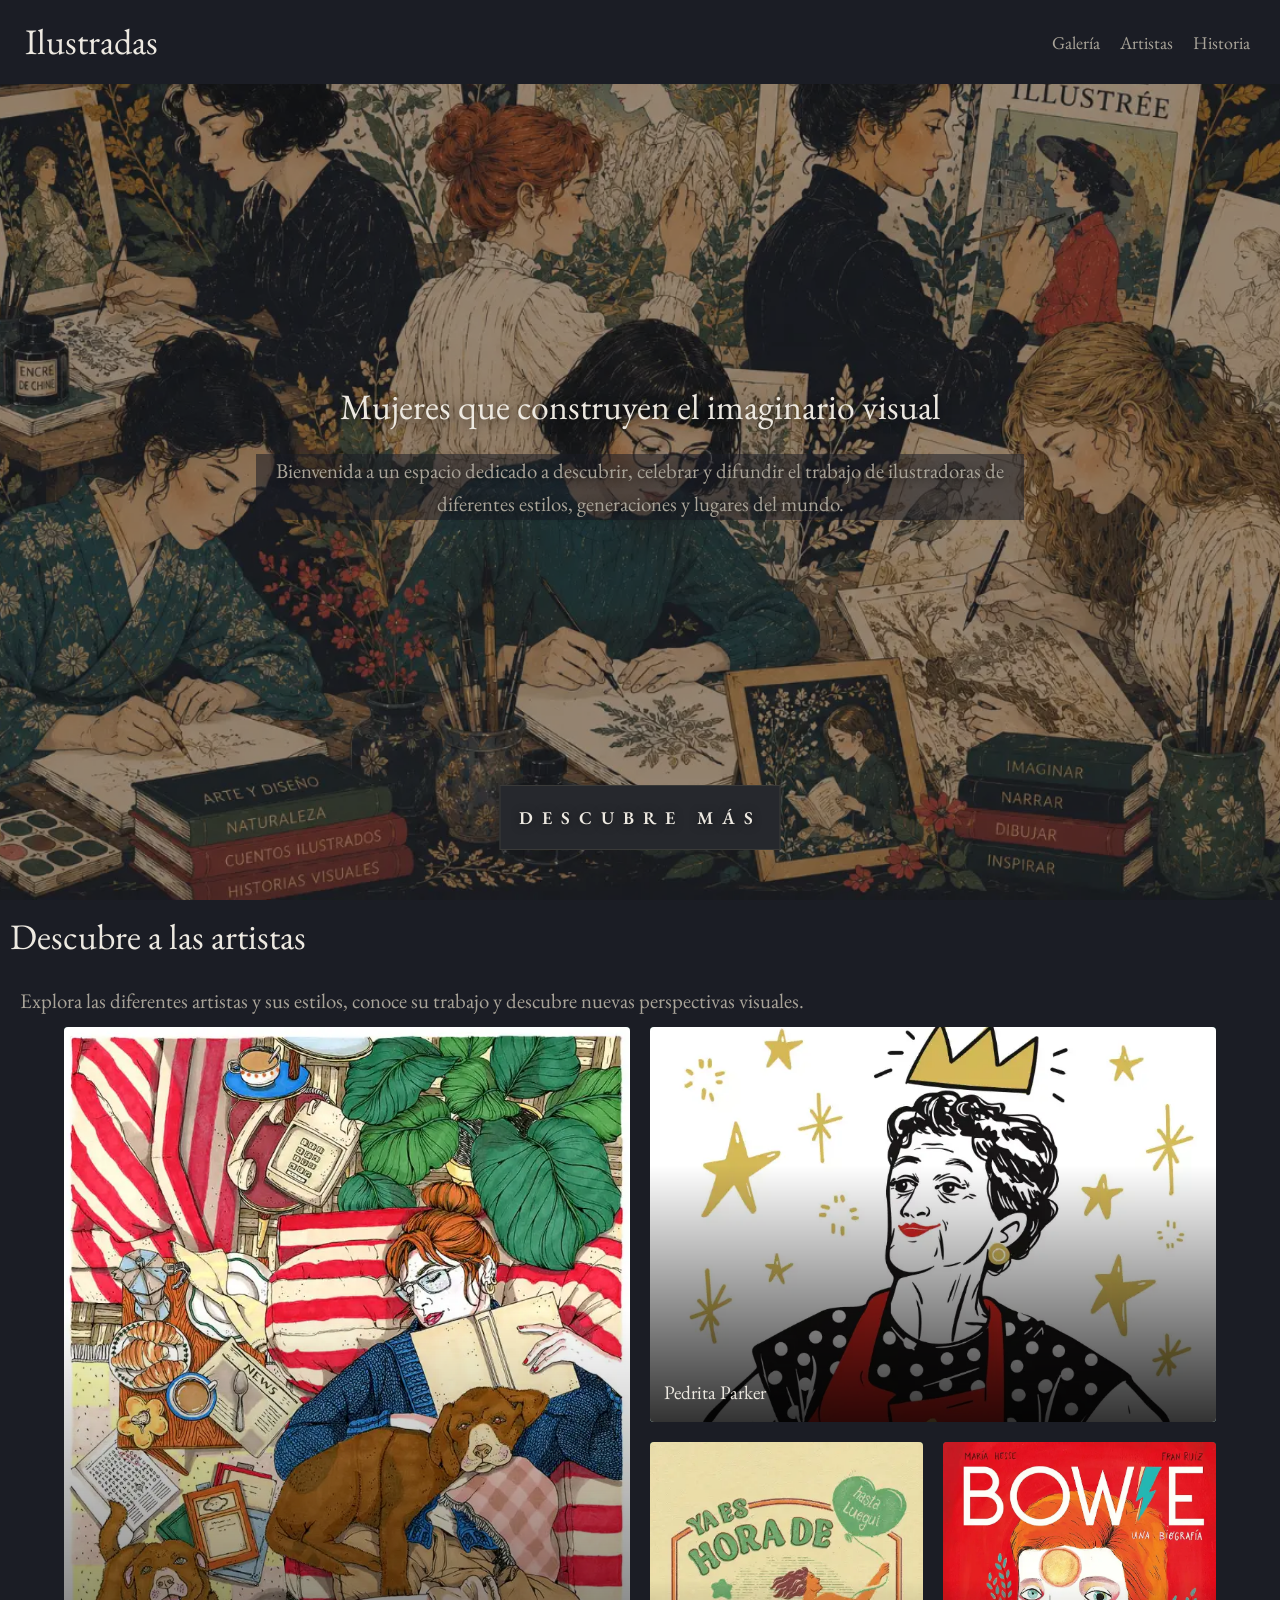
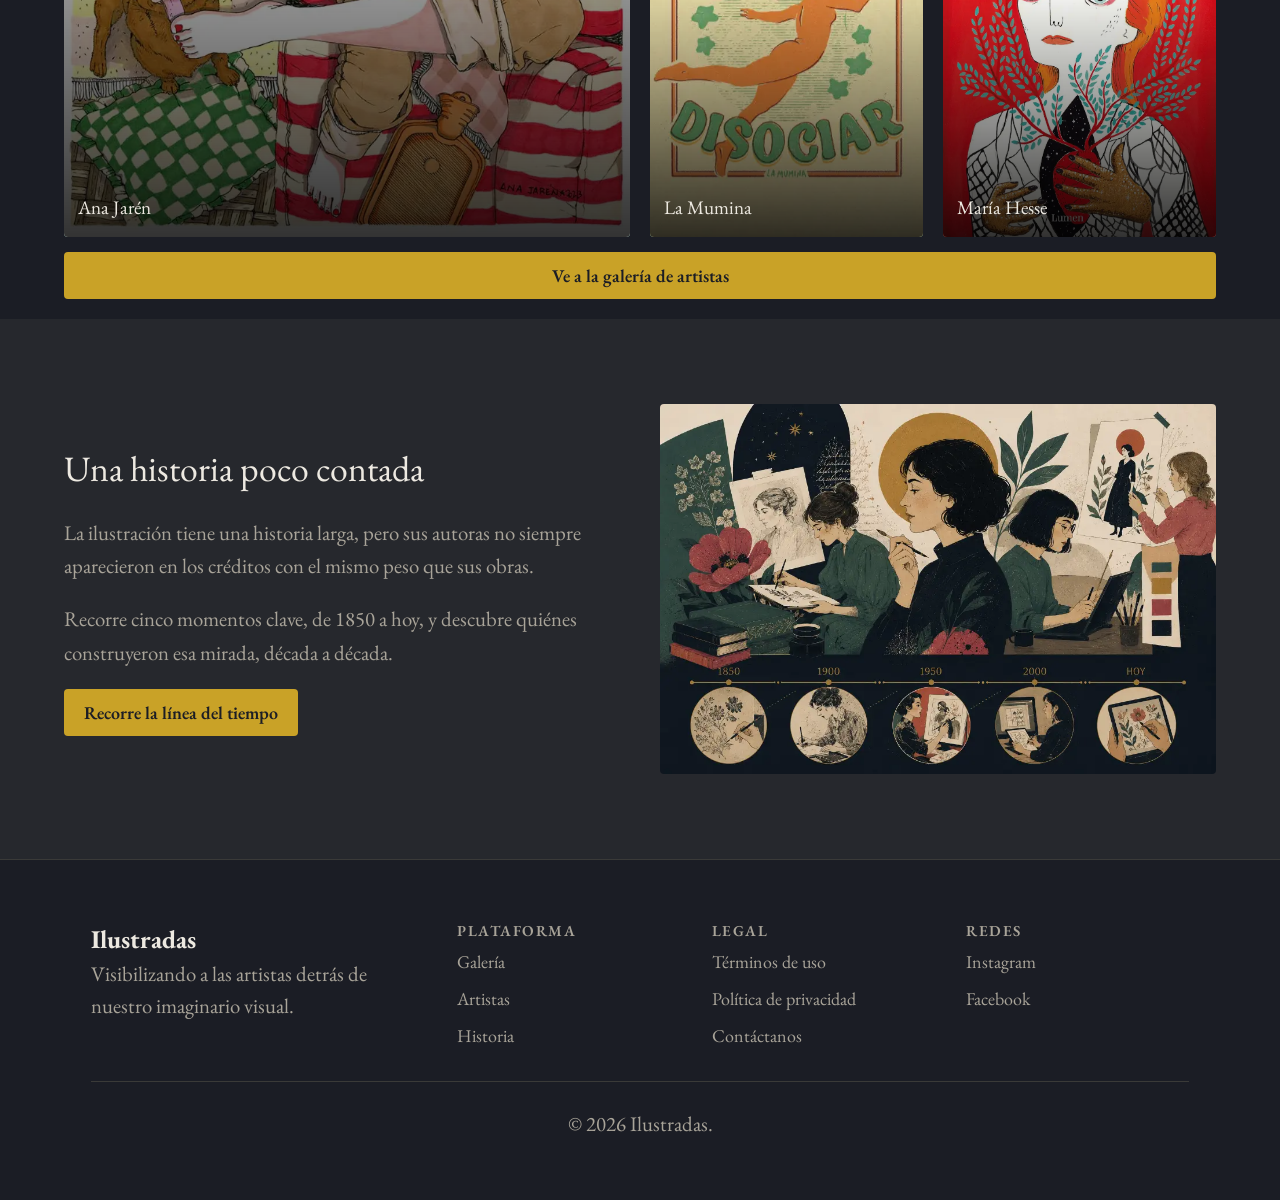
<file: index.html>
<!DOCTYPE html>
<html lang="es">

<head>
    <meta charset="UTF-8">
    <meta name="viewport" content="width=device-width, initial-scale=1.0">
    <title>Ilustradas</title>

    <link rel="stylesheet" href="css/index.css">
    <!-- <script src="js/index.js" defer></script> -->
    <script src="js/header.js" defer></script>
    <script src="js/index.js" defer></script>

    <link rel="preconnect" href="https://fonts.googleapis.com">
    <link rel="preconnect" href="https://fonts.gstatic.com" crossorigin>
    <link href="https://fonts.googleapis.com/css2?family=EB+Garamond:ital,wght@0,400..800;1,400..800&display=swap"
        rel="stylesheet">




</head>

<body>

    <!--Cabecera de navegación de la página-->


    <header class="Header">
        <h1 class="Header-h1">
            <a href="index.html" class="Header-a">Ilustradas</a>
        </h1>

        <button type="button" class="Header-toggle" id="headerToggle" aria-expanded="false" aria-controls="headerNav">
            Menú
        </button>

        <nav class="Header-nav" id="headerNav">
            <ul class="Nav-ul">
                <li class="Nav-li">
                    <a href="galeria.html" class="Nav-a">Galería</a>
                </li>
                <li class="Nav-li">
                    <a href="artistas.html" class="Nav-a">Artistas</a>
                </li>
                <li class="Nav-li">
                    <a href="historia.html" class="Nav-a">Historia</a>
                </li>
            </ul>


        </nav>
    </header>




    <main>


        <!--Sección principal de la landing page donde se indica titulo y objetivo de la página-->

        <section class="Landing">
            <img class="Landing-img" src="assets/optim/Landing-img3.webp" alt="Imagen de fondo-Ilustradoras" fetchpriority="high">
            <h2 class="Landing-h2">Mujeres que construyen el imaginario visual</h2>
            <p class="Landing-p">Bienvenida a un espacio dedicado a descubrir, celebrar y difundir el trabajo de
                ilustradoras de diferentes estilos, generaciones y lugares del mundo.</p>

            <button class="Landing-scroll-button" type="button" id="landingScroll">
                <span class="Landing-scrollText">Descubre más</span>
            </button>

        </section>

        <!--Grid de artistas-->

        <section class="Grid">
            <h2 class="Grid-h2">Descubre a las artistas</h2>
            <p class="Grid-p">Explora las diferentes artistas y sus estilos, conoce su trabajo y descubre nuevas
                perspectivas visuales.
            </p>
            <div class="Grid-wrapper">
                <div class="Grid-item Grid-item--destacada">
                    <img class="Grid-item-img" src="assets/optim/sofa_y_perros_Ana_Jaren_low_res.webp"
                        alt="Ilustración de Ana Jarén" loading="lazy">
                    <h3 class="Grid-h3">Ana Jarén</h3>
                </div>
                <div class="Grid-item Grid-item--span2">
                    <img class="Grid-item-img" src="assets/optim/Poderío-Pedrita-Parker.webp"
                        alt="Ilustración de Pedrita Parker" loading="lazy">
                    <h3 class="Grid-h3">Pedrita Parker</h3>
                </div>
                <div class="Grid-item">
                    <img class="Grid-item-img" src="assets/optim/Disociar-LaMumina.webp" alt="Ilustración de La Mumina"
                        loading="lazy">
                    <h3 class="Grid-h3">La Mumina</h3>
                </div>
                <div class="Grid-item">
                    <img class="Grid-item-img" src="assets/optim/Bowie-Maria-Hesse.webp"
                        alt="Ilustración de María Hesse" loading="lazy">
                    <h3 class="Grid-h3">María Hesse</h3>
                </div>



            </div>                
            <a class="Grid-a" href="artistas.html">Ve a la galería de artistas</a>
            


        </section>


        <!--Sección de introducción a historia-->

        <section class="History">
            <div class="History-wrapper">

                <div class="History-info">
                    <h2 class="History-h2">Una historia poco contada</h2>
                    <p class="History-p">La ilustración tiene una historia larga, pero sus autoras no siempre
                        aparecieron en los créditos con el mismo peso que sus obras. </p>
                    <p class="History-p">Recorre cinco momentos clave, de 1850 a hoy, y descubre quiénes construyeron
                        esa mirada, década a década.</p>
                    <a class="History-button" href="historia.html">Recorre la línea del tiempo</a>

                </div>
                <img src="assets/optim/Landing-historia.webp"
                    alt="Ilustración representativa de la historia de la ilustración" class="History-img"
                    loading="lazy">
            </div>
        </section>




    </main>

    <footer class="Footer">
        <div class="Footer-grid">


            <div class="Footer-column">
                <a class="Footer-brand" href="index.html">Ilustradas</a>
                <p class="Footer-p">Visibilizando a las artistas detrás de nuestro imaginario visual.</p>
            </div>

            <div class="Footer-column">
                <h2 class="Footer-h2">Plataforma</h2>
                <ul class="Footer-ul">
                    <li class="Footer-li">
                        <a class="Footer-a" href="index.html">Galería</a>
                    </li>
                    <li class="Footer-li">
                        <a class="Footer-a" href="artistas.html">Artistas</a>
                    </li>
                    <li class="Footer-li">
                        <a class="Footer-a" href="historia.html">Historia</a>
                    </li>
                </ul>

            </div>

            <!--Sección legal con anclas hecho con ayuda de IA-->

            <div class="Footer-column">
                <h2 class="Footer-h2">Legal</h2>
                <ul class="Footer-ul">
                    <li class="Footer-li"><a class="Footer-a" href="legal.html#terminos">Términos de uso</a></li>
                    <li class="Footer-li"><a class="Footer-a" href="legal.html#privacidad">Política de privacidad</a>
                    </li>
                    <li class="Footer-li"><a class="Footer-a" href="contacto.html">Contáctanos</a></li>
                </ul>
            </div>

            <div class="Footer-column">
                <h2 class="Footer-h2">Redes</h2>
                <ul class="Footer-ul">
                    <li class="Footer-li">
                        <a class="Footer-a" href="https://www.instagram.com/" target="_blank"
                            rel="noopener noreferrer">Instagram</a>
                    </li>
                    <li class="Footer-li">
                        <a class="Footer-a" href="https://www.facebook.com/" target="_blank"
                            rel="noopener noreferrer">Facebook</a>
                    </li>
                </ul>

            </div>



            <div class="Footer-copy">
                <p class="Footer-copy-p">© 2026 Ilustradas.
                </p>
            </div>
        </div>



    </footer>







</body>

</html>
</file>
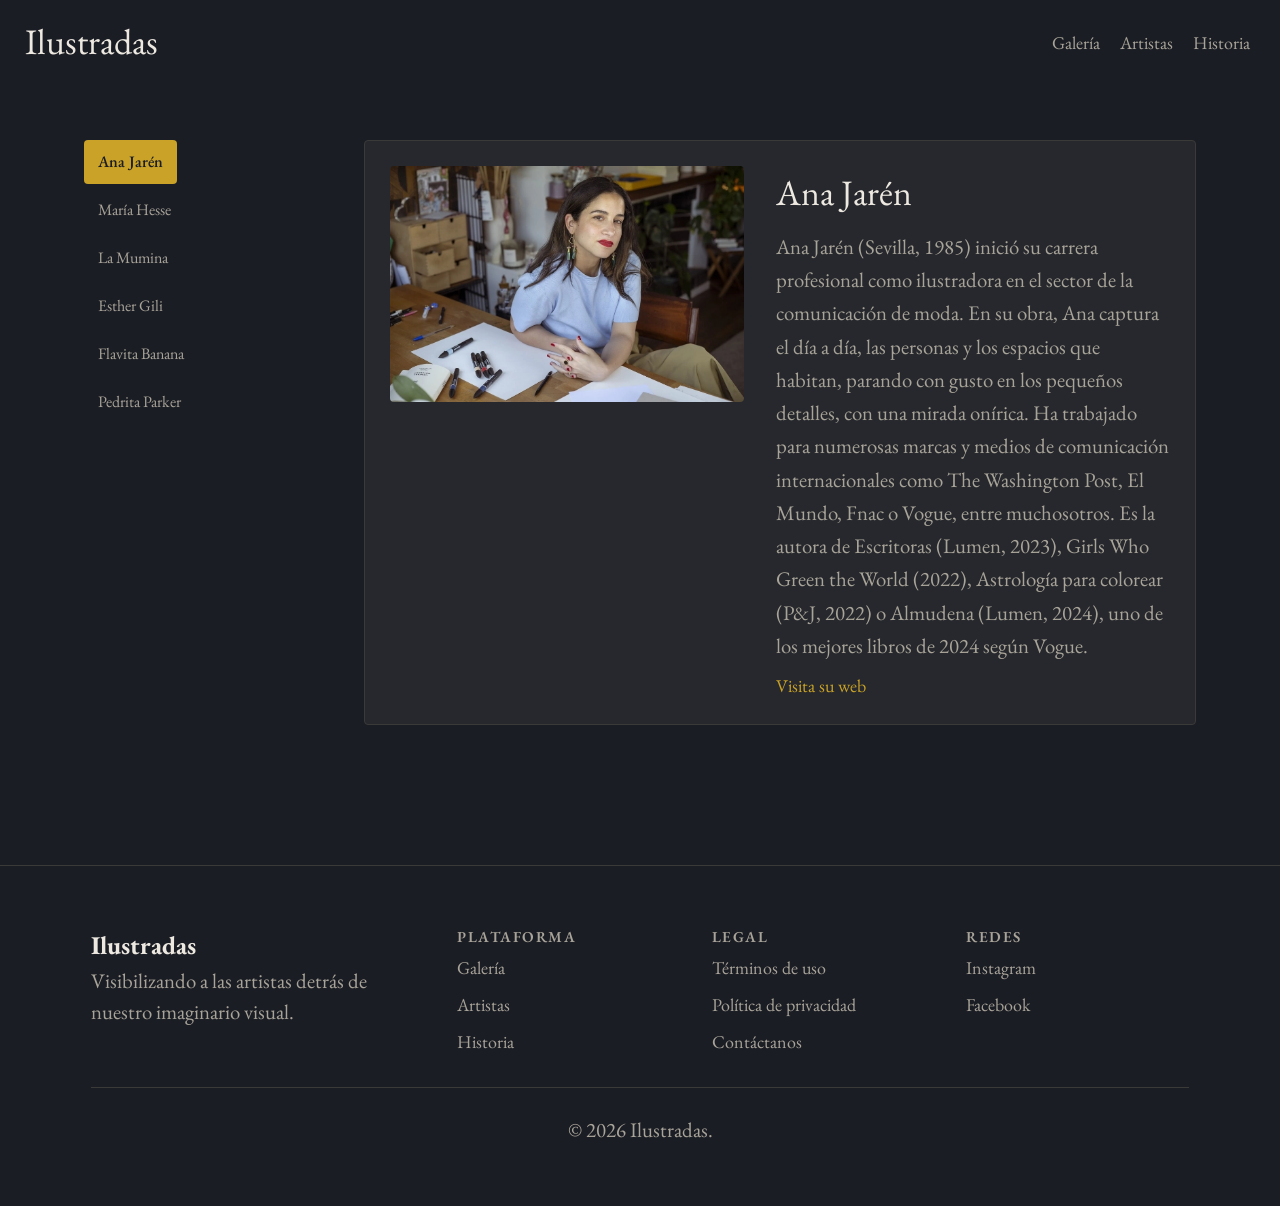
<file: artistas.html>
<!DOCTYPE html>
<html lang="es">

<head>
    <meta charset="UTF-8">
    <meta name="viewport" content="width=device-width, initial-scale=1.0">
    <title>Artistas</title>
    <link rel="stylesheet" href="css/index.css">
    <script src="js/artistas.js" defer></script>
    <script src="js/header.js" defer>

    </script>

    <link rel="preconnect" href="https://fonts.googleapis.com">
    <link rel="preconnect" href="https://fonts.gstatic.com" crossorigin>
    <link href="https://fonts.googleapis.com/css2?family=EB+Garamond:ital,wght@0,400..800;1,400..800&display=swap"
        rel="stylesheet">
</head>

<body>

    <!--Cabecera de navegación de la página-->

    <header class="Header">
        <h1 class="Header-h1">
            <a href="index.html" class="Header-a">Ilustradas</a>
        </h1>

        <button type="button" class="Header-toggle" id="headerToggle" aria-expanded="false" aria-controls="headerNav">
            Menú
        </button>

        <nav class="Header-nav" id="headerNav">
            <ul class="Nav-ul">
                <li class="Nav-li">
                    <a href="galeria.html" class="Nav-a">Galería</a>
                </li>
                <li class="Nav-li">
                    <a href="artistas.html" class="Nav-a">Artistas</a>
                </li>
                <li class="Nav-li">
                    <a href="historia.html" class="Nav-a">Historia</a>
                </li>
            </ul>

        </nav>
    </header>

    <main>


        <!--Directorio de artistas con sidebar-->

        <div class="Artist-directory">
            
            <aside class="Artist-list">
                <ul class="Artist-list-ul">
                    <li class="Artist-li">
                        <button type="button" class="Artist-list-button is-active" data-artist="ana-jaren">Ana
                            Jarén</button>
                    </li>
                    <li class="Artist-li">
                        <button type="button" class="Artist-list-button" data-artist="maria-hesse">María Hesse</button>
                    </li>
                    <li class="Artist-li">
                        <button type="button" class="Artist-list-button" data-artist="la-mumina">La Mumina</button>
                    </li>
                    <li class="Artist-li">
                        <button type="button" class="Artist-list-button" data-artist="esther-gili">Esther Gili</button>
                    </li>
                    <li class="Artist-li">
                        <button type="button" class="Artist-list-button" data-artist="flavita-banana">Flavita
                            Banana</button>
                    </li>
                    <li class="Artist-li">
                        <button type="button" class="Artist-list-button" data-artist="pedrita-parker">Pedrita
                            Parker</button>
                    </li>
                </ul>
            </aside>

            <article class="Artist-detail">
                <img class="Artist-detail-img" src="assets/optim/Ana_Jaren_by_Nacho_Acaso_2000.webp"
                    alt="Retrato de Ana Jarén" id="artistImg">

                <div class="Artist-detail-bio">
                    <h2 class="Artist-detail-name" id="artistName">Ana Jarén</h2>
                    <p class="Artist-detail-p" id="artistBio"></p>

                    <a href="https://anajaren.com/" class="Artist-detail-a" id="artistLink" target="_blank"
                        rel="noopener noreferrer">Visita su web</a>


                </div>
            </article>
        </div>



    </main>

    <footer class="Footer">
        <div class="Footer-grid">


            <div class="Footer-column">
                <a class="Footer-brand" href="index.html">Ilustradas</a>
                <p class="Footer-p">Visibilizando a las artistas detrás de nuestro imaginario visual.</p>
            </div>

            <div class="Footer-column">
                <h2 class="Footer-h2">Plataforma</h2>
                <ul class="Footer-ul">
                    <li class="Footer-li">
                        <a class="Footer-a" href="index.html">Galería</a>
                    </li>
                    <li class="Footer-li">
                        <a class="Footer-a" href="artistas.html">Artistas</a>
                    </li>
                    <li class="Footer-li">
                        <a class="Footer-a" href="historia.html">Historia</a>
                    </li>

                </ul>

            </div>

            <!--Sección legal con anclas hecho con ayuda de IA-->

            <div class="Footer-column">
                <h2 class="Footer-h2">Legal</h2>
                <ul class="Footer-ul">
                    <li class="Footer-li"><a class="Footer-a" href="legal.html#terminos">Términos de uso</a></li>
                    <li class="Footer-li"><a class="Footer-a" href="legal.html#privacidad">Política de privacidad</a>
                    </li>
                    <li class="Footer-li"><a class="Footer-a" href="contacto.html">Contáctanos</a></li>
                </ul>
            </div>

            <div class="Footer-column">
                <h2 class="Footer-h2">Redes</h2>
                <ul class="Footer-ul">
                    <li class="Footer-li">
                        <a class="Footer-a" href="https://www.instagram.com/" target="_blank"
                            rel="noopener noreferrer">Instagram</a>
                    </li>
                    <li class="Footer-li">
                        <a class="Footer-a" href="https://www.facebook.com/" target="_blank"
                            rel="noopener noreferrer">Facebook</a>
                    </li>
                </ul>

            </div>



            <div class="Footer-copy">
                <p class="Footer-copy-p">© 2026 Ilustradas.
                </p>
            </div>
        </div>



    </footer>


</body>

</html>
</file>
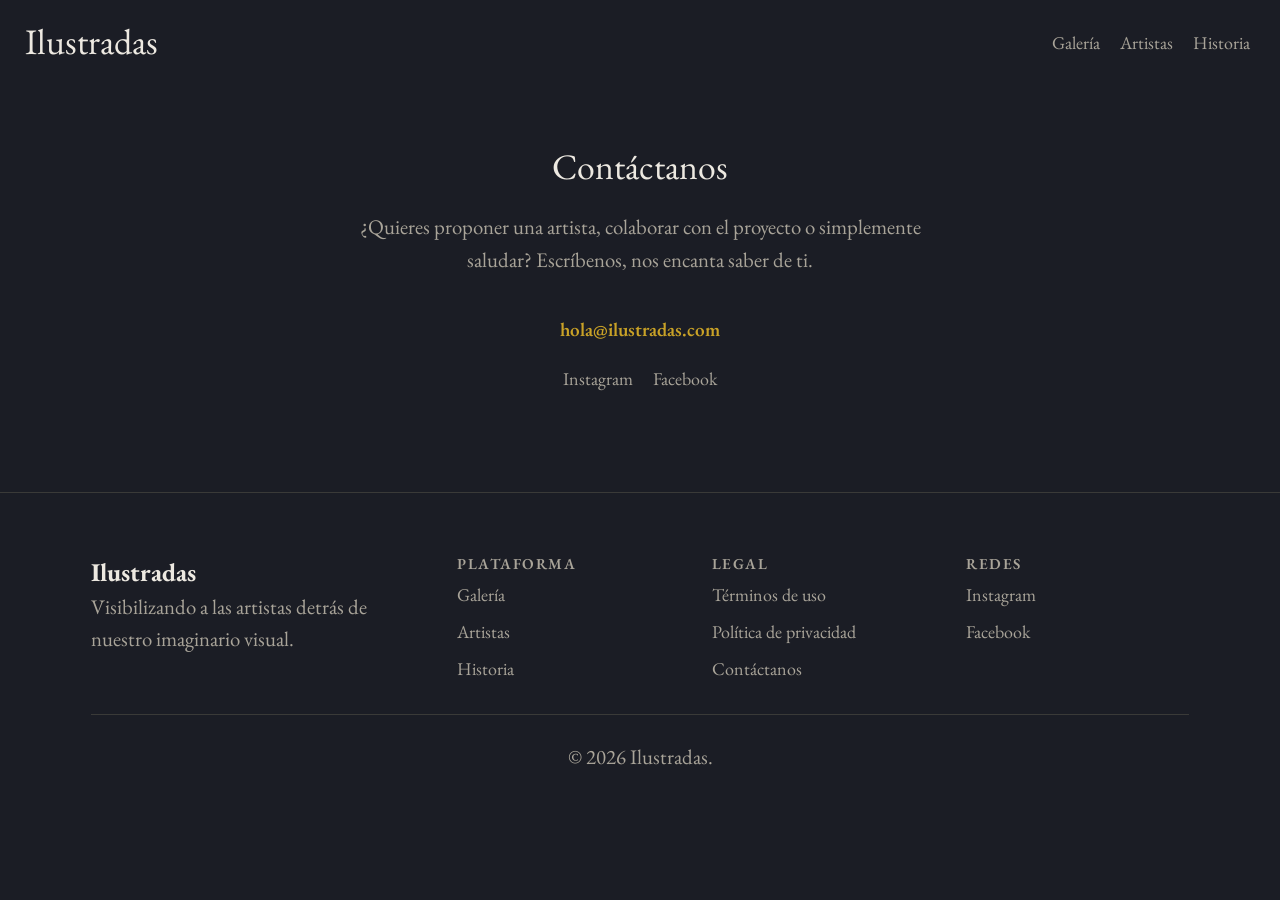
<file: contacto.html>
<!DOCTYPE html>
<html lang="es">

<head>
    <meta charset="UTF-8">
    <meta name="viewport" content="width=device-width, initial-scale=1.0">
    <title>Contacto — Ilustradas</title>

    <link rel="stylesheet" href="css/index.css">
    <script src="js/header.js" defer></script>

    <link rel="preconnect" href="https://fonts.googleapis.com">
    <link rel="preconnect" href="https://fonts.gstatic.com" crossorigin>
    <link href="https://fonts.googleapis.com/css2?family=EB+Garamond:ital,wght@0,400..800;1,400..800&display=swap"
        rel="stylesheet">
</head>

<body>

    <header class="Header">
        <h1 class="Header-h1">
            <a href="index.html" class="Header-a">Ilustradas</a>
        </h1>

        <button type="button" class="Header-toggle" id="headerToggle" aria-expanded="false" aria-controls="headerNav">
            Menú
        </button>

        <nav class="Header-nav" id="headerNav">
            <ul class="Nav-ul">
                <li class="Nav-li"><a href="galeria.html" class="Nav-a">Galería</a></li>
                <li class="Nav-li"><a href="artistas.html" class="Nav-a">Artistas</a></li>
                <li class="Nav-li"><a href="historia.html" class="Nav-a">Historia</a></li>
            </ul>
        </nav>
    </header>

    <main class="Contact-page">
        <section class="Contact">
            <h2 class="Contact-h2">Contáctanos</h2>
            <p class="Contact-p">¿Quieres proponer una artista, colaborar con el proyecto o simplemente saludar?
                Escríbenos, nos encanta saber de ti.</p>

            <div class="Contact-info">
                <a class="Contact-email" href="mailto:hola@ilustradas.com">hola@ilustradas.com</a>

                <div class="Contact-social">
                    <a class="Contact-socialLink" href="https://www.instagram.com/" target="_blank"
                        rel="noopener noreferrer">Instagram</a>
                    <a class="Contact-socialLink" href="https://www.facebook.com/" target="_blank"
                        rel="noopener noreferrer">Facebook</a>
                </div>
            </div>
        </section>
    </main>

    <footer class="Footer">
        <div class="Footer-grid">

            <div class="Footer-column">
                <a class="Footer-brand" href="index.html">Ilustradas</a>
                <p class="Footer-p">Visibilizando a las artistas detrás de nuestro imaginario visual.</p>
            </div>

            <div class="Footer-column">
                <h2 class="Footer-h2">Plataforma</h2>
                <ul class="Footer-ul">
                    <li class="Footer-li"><a class="Footer-a" href="galeria.html">Galería</a></li>
                    <li class="Footer-li"><a class="Footer-a" href="artistas.html">Artistas</a></li>
                    <li class="Footer-li"><a class="Footer-a" href="historia.html">Historia</a></li>
                </ul>
            </div>

            <!--Sección legal con anclas hecho con ayuda de IA-->

            <div class="Footer-column">
                <h2 class="Footer-h2">Legal</h2>
                <ul class="Footer-ul">
                    <li class="Footer-li"><a class="Footer-a" href="legal.html#terminos">Términos de uso</a></li>
                    <li class="Footer-li"><a class="Footer-a" href="legal.html#privacidad">Política de privacidad</a>
                    </li>
                    <li class="Footer-li"><a class="Footer-a" href="contacto.html">Contáctanos</a></li>
                </ul>
            </div>

            <div class="Footer-column">
                <h2 class="Footer-h2">Redes</h2>
                <ul class="Footer-ul">
                    <li class="Footer-li"><a class="Footer-a" href="https://www.instagram.com/" target="_blank"
                            rel="noopener noreferrer">Instagram</a></li>
                    <li class="Footer-li"><a class="Footer-a" href="https://www.facebook.com/" target="_blank"
                            rel="noopener noreferrer">Facebook</a></li>
                </ul>
            </div>

            <div class="Footer-copy">
                <p class="Footer-copy-p">© 2026 Ilustradas.</p>
            </div>

        </div>
    </footer>

</body>

</html>
</file>
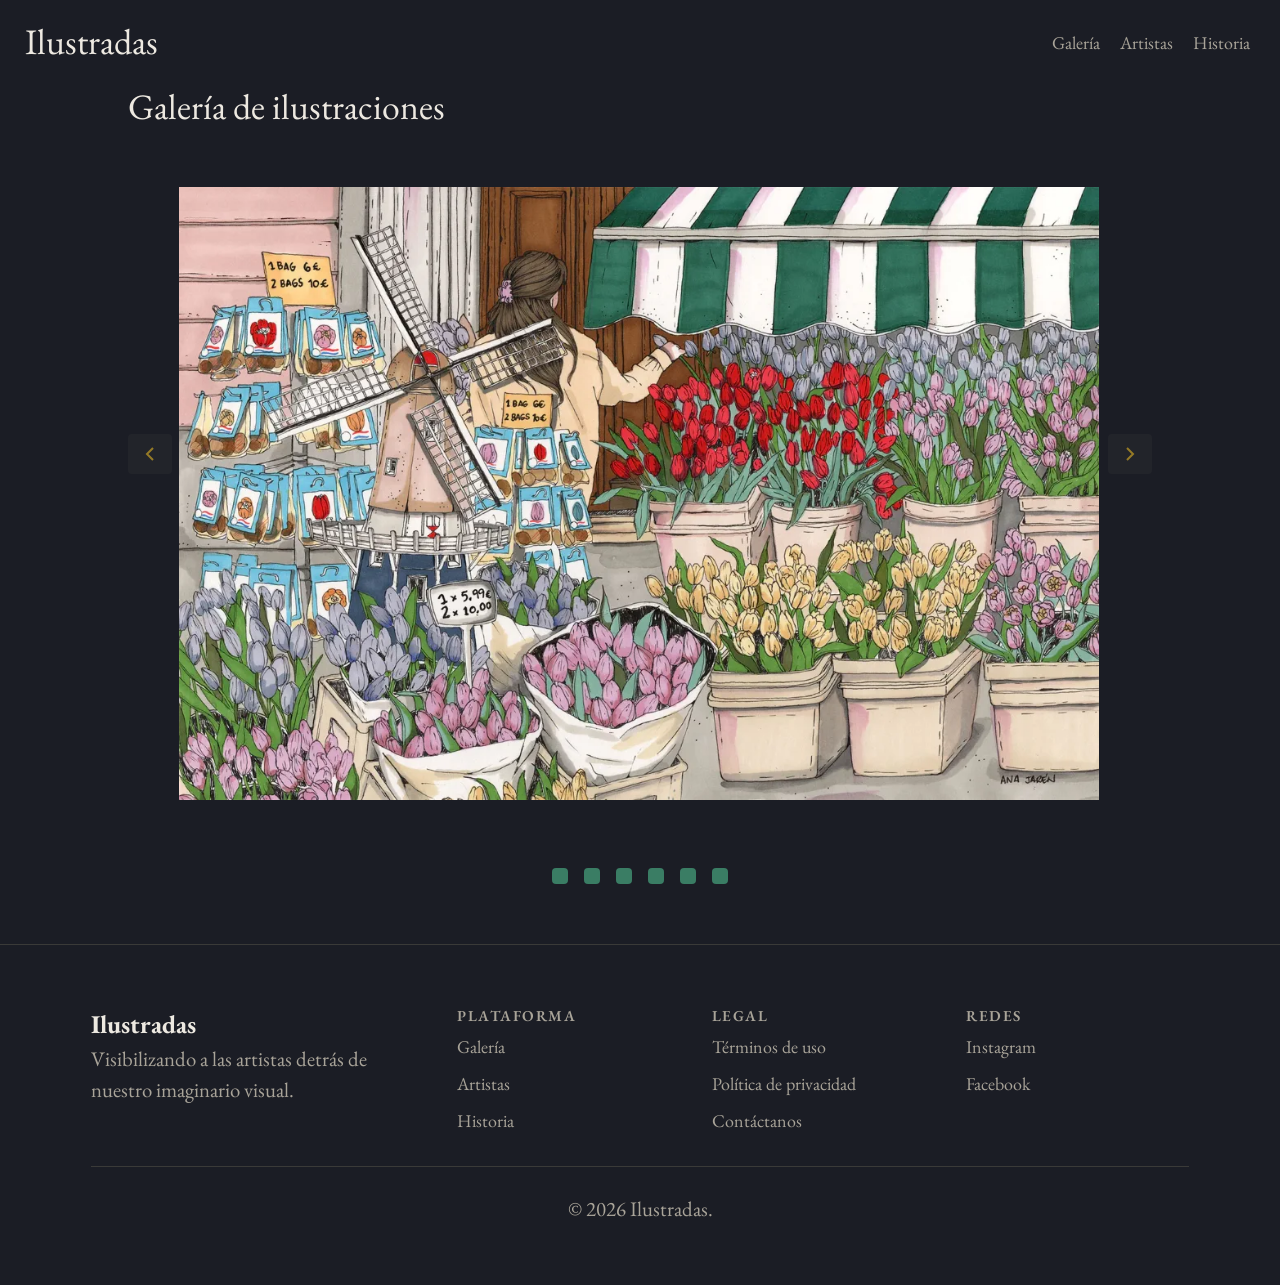
<file: galeria.html>
<!DOCTYPE html>
<html lang="es">

<head>
    <meta charset="UTF-8">
    <meta name="viewport" content="width=device-width, initial-scale=1.0">
    <title>Galería</title>

    <link rel="stylesheet" href="css/index.css">
    <script src="js/galeria.js" defer></script>
    <script src="js/header.js" defer></script>


    <link rel="preconnect" href="https://fonts.googleapis.com">
    <link rel="preconnect" href="https://fonts.gstatic.com" crossorigin>
    <link href="https://fonts.googleapis.com/css2?family=EB+Garamond:ital,wght@0,400..800;1,400..800&display=swap"
        rel="stylesheet">


</head>

<body>

    <!--Cabecera de navegación de la página-->


    <header class="Header">
        <h1 class="Header-h1">
            <a href="index.html" class="Header-a">Ilustradas</a>
        </h1>

        <button type="button" class="Header-toggle" id="headerToggle" aria-expanded="false" aria-controls="headerNav">
            Menú
        </button>

        <nav class="Header-nav" id="headerNav">
            <ul class="Nav-ul">
                <li class="Nav-li">
                    <a href="galeria.html" class="Nav-a">Galería</a>
                </li>
                <li class="Nav-li">
                    <a href="artistas.html" class="Nav-a">Artistas</a>
                </li>
                <li class="Nav-li">
                    <a href="historia.html" class="Nav-a">Historia</a>
                </li>
            </ul>


        </nav>
    </header>

    <main>
        <!-- Carrusel con ilustraciones-->

        <section class="Carroussel">
            <h2 class="Carroussel-h2">Galería de ilustraciones</h2>
            <div class="Carroussel-wrapper">
                <div class="Carroussel-item">
                    <img src="assets/optim/ilustracion-ana-jaren.webp" alt="Ilustración de Ana Jarén"
                        class="Carroussel-img" loading="lazy">
                </div>
                <div class="Carroussel-item">
                    <img src="assets/optim/ilustracion-vaga-flavita-banana.webp" alt="Ilustración de Flavita Banana"
                        class="Carroussel-img" loading="lazy">
                </div>
                <div class="Carroussel-item">
                    <img src="assets/optim/ilustracion-la-mumina.webp" alt="Ilustración de La Mumina"
                        class="Carroussel-img" loading="lazy">
                </div>

                <div class="Carroussel-item">
                    <img src="assets/optim/ilustracion-pedrita-parker.webp" alt="Ilustración de Pedrita Parker"
                        class="Carroussel-img">
                </div>
                <div class="Carroussel-item">
                    <img src="assets/optim/ilustracion-esther-gili.webp" alt="Ilustración de Esther Gili"
                        class="Carroussel-img" loading="lazy">
                </div>

                <div class="Carroussel-item">
                    <img src="assets/optim/ilustracion-maria-hesse.webp" alt="Ilustracion de María Hesse"
                        class="Carroussel-img">
                </div>

            </div>

            <button class="Carroussel-arrow Carroussel-arrow--prev"><svg viewBox="0 0 24 24" width="24" height="24"><path d="M15 18l-6-6 6-6" stroke="currentColor" stroke-width="2" fill="none"/></svg> </button>
                    <button class="Carroussel-arrow Carroussel-arrow--next"> <svg viewBox="0 0 24 24" width="24" height="24"><path d="M9 18l6-6-6-6" stroke="currentColor" stroke-width="2" fill="none"/></svg> </button>

                    <ul class="Carroussel-ul">
                        <li class="Carroussel-li">
                            <button class="Carroussel-dot"></button>
                        </li>
                        <li class="Carroussel-li">
                            <button class="Carroussel-dot"></button>
                        </li>
                        <li class="Carroussel-li">
                            <button class="Carroussel-dot"></button>
                        </li>
                        <li class="Carroussel-li">
                            <button class="Carroussel-dot"></button>
                        </li>
                        <li class="Carroussel-li">
                            <button class="Carroussel-dot"></button>
                        </li>
                        <li class="Carroussel-li">
                            <button class="Carroussel-dot"></button>
                        </li>
                    </ul>


        </section>

    </main>

    <footer class="Footer">
        <div class="Footer-grid">


            <div class="Footer-column">
                <a class="Footer-brand" href="index.html">Ilustradas</a>
                <p class="Footer-p">Visibilizando a las artistas detrás de nuestro imaginario visual.</p>
            </div>

            <div class="Footer-column">
                <h2 class="Footer-h2">Plataforma</h2>
                <ul class="Footer-ul">
                    <li class="Footer-li">
                        <a class="Footer-a" href="index.html">Galería</a>
                    </li>
                    <li class="Footer-li">
                        <a class="Footer-a" href="artistas.html">Artistas</a>
                    </li>
                    <li class="Footer-li">
                        <a class="Footer-a" href="historia.html">Historia</a>
                    </li>
                </ul>

            </div>

            <!--Sección legal con anclas hecho con ayuda de IA-->

            <div class="Footer-column">
                <h2 class="Footer-h2">Legal</h2>
                <ul class="Footer-ul">
                    <li class="Footer-li"><a class="Footer-a" href="legal.html#terminos">Términos de uso</a></li>
                    <li class="Footer-li"><a class="Footer-a" href="legal.html#privacidad">Política de privacidad</a>
                    </li>
                    <li class="Footer-li"><a class="Footer-a" href="contacto.html">Contáctanos</a></li>
                </ul>
            </div>

            <div class="Footer-column">
                <h2 class="Footer-h2">Redes</h2>
                <ul class="Footer-ul">
                    <li class="Footer-li">
                        <a class="Footer-a" href="https://www.instagram.com/" target="_blank"
                            rel="noopener noreferrer">Instagram</a>
                    </li>
                    <li class="Footer-li">
                        <a class="Footer-a" href="https://www.facebook.com/" target="_blank"
                            rel="noopener noreferrer">Facebook</a>
                    </li>
                </ul>

            </div>



            <div class="Footer-copy">
                <p class="Footer-copy-p">© 2026 Ilustradas.
                </p>
            </div>
        </div>



    </footer>

</body>

</html>
</file>
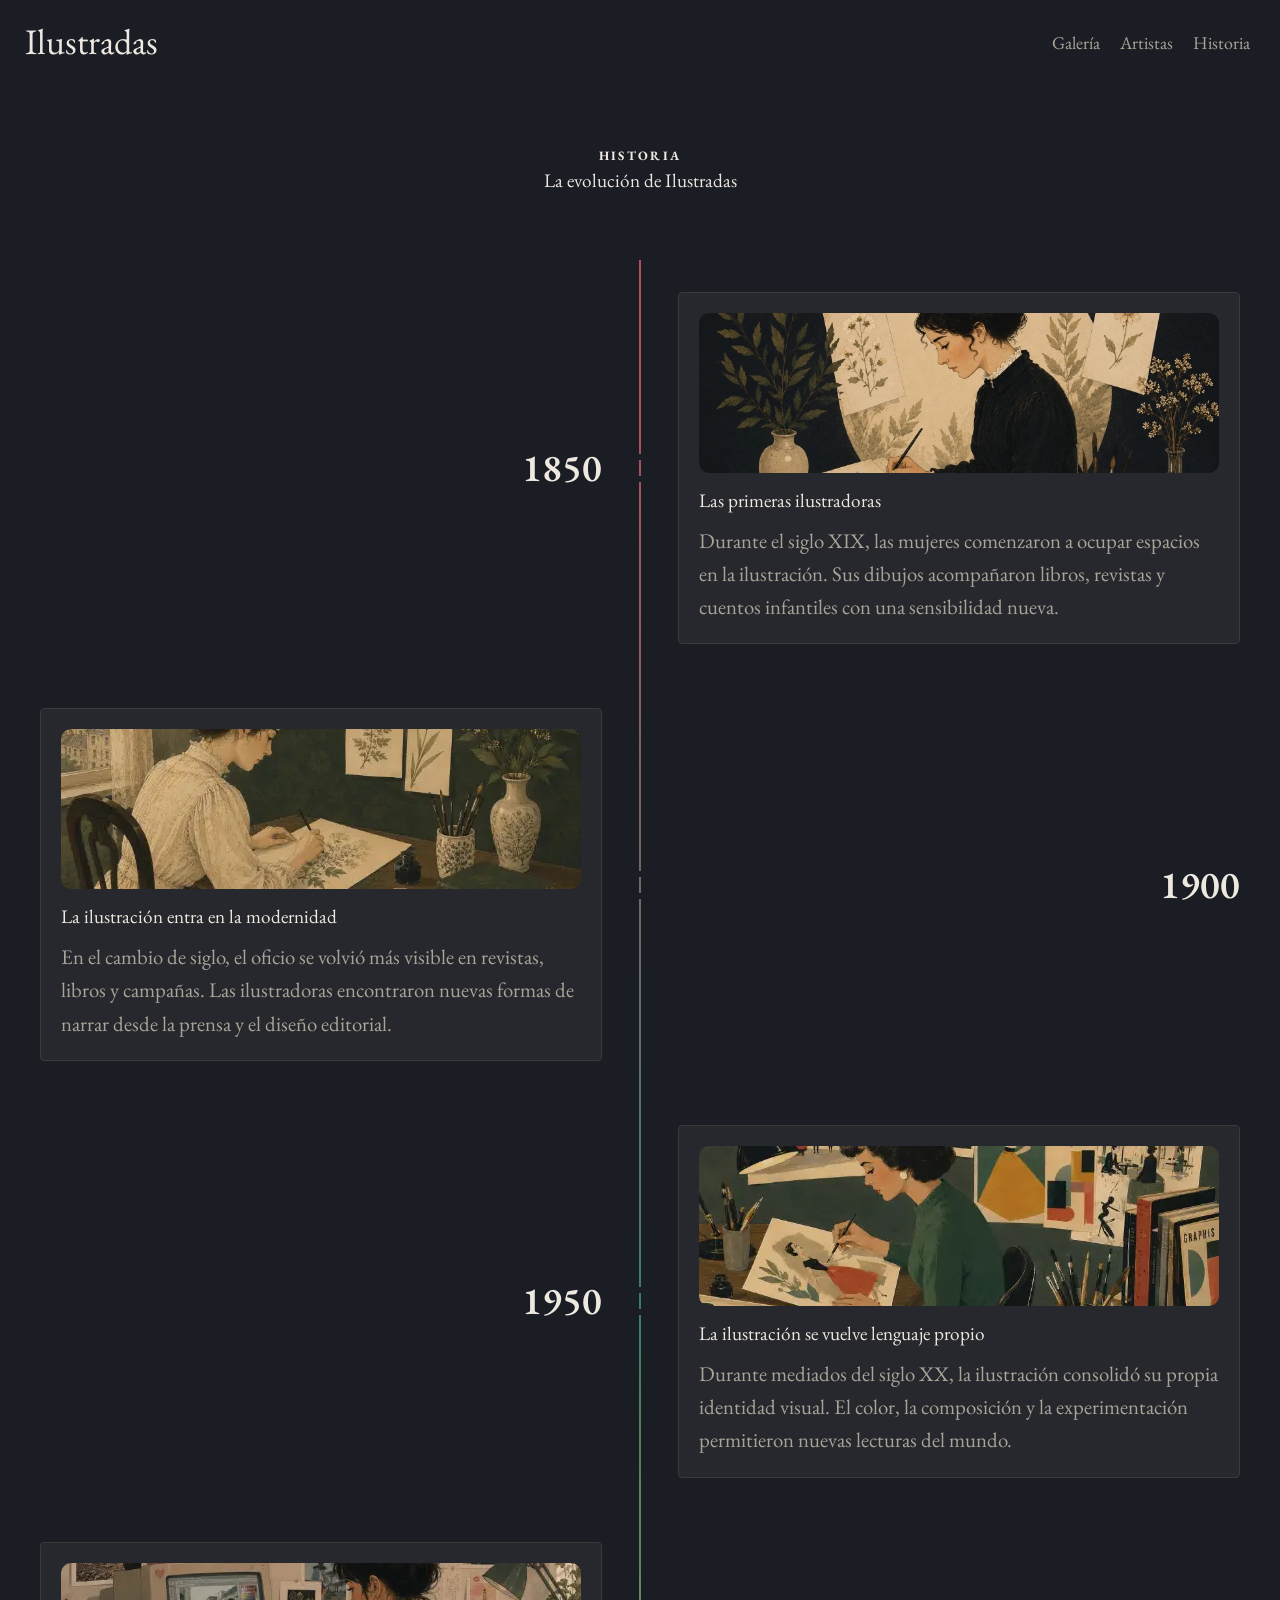
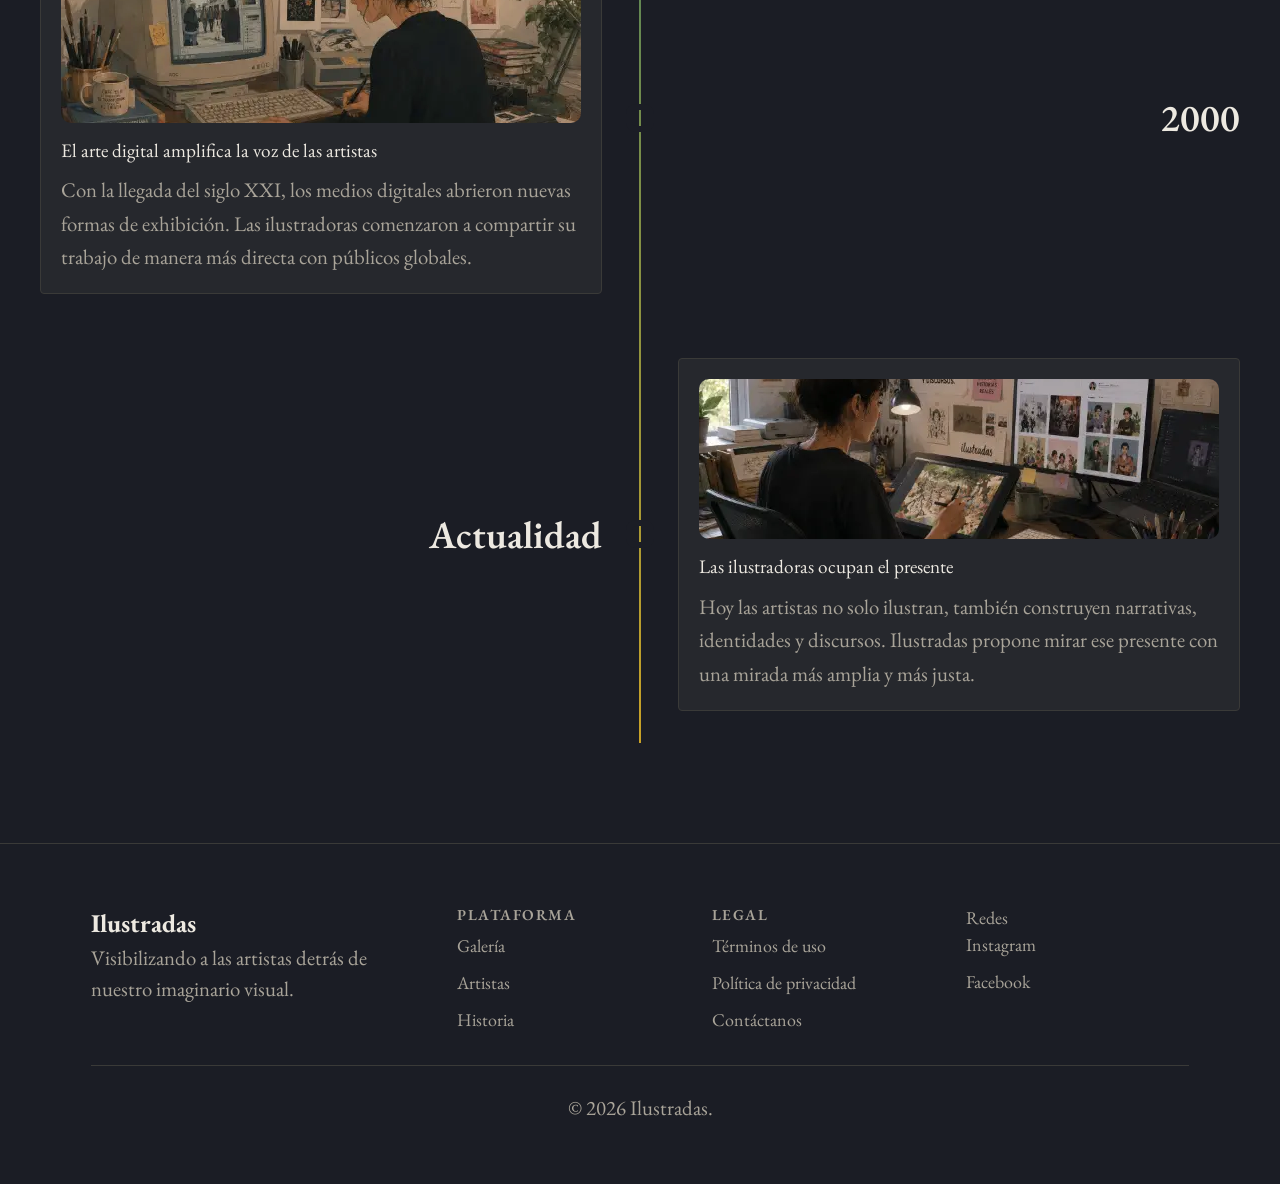
<file: historia.html>
<!DOCTYPE html>
<html lang="es">

<head>
    <meta charset="UTF-8">
    <meta name="viewport" content="width=device-width, initial-scale=1.0">
    <title>Historia</title>

    <link rel="stylesheet" href="css/index.css">

    <script src="js/header.js" defer></script>

    <link rel="preconnect" href="https://fonts.googleapis.com">
    <link rel="preconnect" href="https://fonts.gstatic.com" crossorigin>
    <link href="https://fonts.googleapis.com/css2?family=EB+Garamond:ital,wght@0,400..800;1,400..800&display=swap"
        rel="stylesheet">


</head>

<body>

    <!--Cabecera de navegación de la página-->


    <header class="Header">
        <h1 class="Header-h1">
            <a href="index.html" class="Header-a">Ilustradas</a>
        </h1>

        <button type="button" class="Header-toggle" id="headerToggle" aria-expanded="false" aria-controls="headerNav">
            Menú
        </button>

        <nav class="Header-nav" id="headerNav">
            <ul class="Nav-ul">
                <li class="Nav-li">
                    <a href="galeria.html" class="Nav-a">Galería</a>
                </li>
                <li class="Nav-li">
                    <a href="artistas.html" class="Nav-a">Artistas</a>
                </li>
                <li class="Nav-li">
                    <a href="historia.html" class="Nav-a">Historia</a>
                </li>
            </ul>

        </nav>
    </header>

    <main>

        <section class="Chronology">
            <div class="Chronology-header">
                <span class="Chronology-label">HISTORIA</span>
                <h2 class="Chronology-h2">La evolución de Ilustradas</h2>
            </div>

            <div class="Chronology-timeline" role="region" aria-label="Línea del tiempo de Ilustradas">
                <div class="Chronology-rail"></div>

                <article class="Chronology-item is-left">
                    <div class="Chronology-year">1850</div>
                    <div class="Chronology-dot"></div>
                    <button type="button" class="Chronology-content" data-title="Las primeras ilustradoras"
                        aria-label="Ver más sobre Las primeras ilustradoras">
                        <img class="Chronology-img" src="assets/optim/1850.webp" alt="Imagen 1850">
                        <h2 class="Chronology-h2">Las primeras ilustradoras</h2>
                        <p class="Chronology-p">Durante el siglo XIX, las mujeres comenzaron a ocupar espacios en la
                            ilustración. Sus dibujos acompañaron libros, revistas y cuentos infantiles con una
                            sensibilidad nueva.</p>
                    </button>
                </article>

                <article class="Chronology-item is-right">
                    <div class="Chronology-year">1900</div>
                    <div class="Chronology-dot"></div>
                    <button type="button" class="Chronology-content" data-title="La ilustración entra en la modernidad"
                        aria-label="Ver más sobre La ilustración entra en la modernidad">
                        <img class="Chronology-img" src="assets/optim/1900.webp" alt="Imagen 1900">
                        <h2 class="Chronology-h2">La ilustración entra en la modernidad</h2>
                        <p class="Chronology-p">En el cambio de siglo, el oficio se volvió más visible en revistas,
                            libros y campañas. Las ilustradoras encontraron nuevas formas de narrar desde la prensa y el
                            diseño editorial.</p>
                    </button>
                </article>

                <article class="Chronology-item is-left">
                    <div class="Chronology-year">1950</div>
                    <div class="Chronology-dot"></div>
                    <button type="button" class="Chronology-content"
                        data-title="La ilustración se vuelve lenguaje propio"
                        aria-label="Ver más sobre La ilustración se vuelve lenguaje propio">
                        <img class="Chronology-img" src="assets/optim/1950.webp" alt="Imagen 1950" loading="lazy">
                        <h2 class="Chronology-h2">La ilustración se vuelve lenguaje propio</h2>
                        <p class="Chronology-p">Durante mediados del siglo XX, la ilustración consolidó su propia
                            identidad visual. El color, la composición y la experimentación permitieron nuevas lecturas
                            del mundo.</p>
                    </button>
                </article>

                <article class="Chronology-item is-right">
                    <div class="Chronology-year">2000</div>
                    <div class="Chronology-dot"></div>
                    <button type="button" class="Chronology-content"
                        data-title="El arte digital amplifica la voz de las artistas"
                        aria-label="Ver más sobre El arte digital amplifica la voz de las artistas">
                        <img class="Chronology-img" src="assets/optim/2000.webp" alt="Imagen 2000" loading="lazy">
                        <h2 class="Chronology-h2">El arte digital amplifica la voz de las artistas</h2>
                        <p class="Chronology-p">Con la llegada del siglo XXI, los medios digitales abrieron nuevas
                            formas de exhibición. Las ilustradoras comenzaron a compartir su trabajo de manera más
                            directa con públicos globales.</p>
                    </button>
                </article>

                <article class="Chronology-item is-left">
                    <div class="Chronology-year">Actualidad</div>
                    <div class="Chronology-dot"></div>
                    <button type="button" class="Chronology-content" data-title="Las ilustradoras ocupan el presente"
                        aria-label="Ver más sobre Las ilustradoras ocupan el presente">
                        <img class="Chronology-img" src="assets/optim/Act.webp" alt="Imagen Actualidad" loading="lazy">
                        <h2 class="Chronology-h2">Las ilustradoras ocupan el presente</h2>
                        <p class="Chronology-p">Hoy las artistas no solo ilustran, también construyen narrativas,
                            identidades y discursos. Ilustradas propone mirar ese presente con una mirada más amplia y
                            más justa.</p>
                    </button>
                </article>
            </div>
        </section>




            <footer class="Footer">
                <div class="Footer-grid">


                    <div class="Footer-column">
                        <a class="Footer-brand" href="index.html">Ilustradas</a>
                        <p class="Footer-p">Visibilizando a las artistas detrás de nuestro imaginario visual.</p>
                    </div>

                    <div class="Footer-column">
                        <h2 class="Footer-h2">Plataforma</h2>
                        <ul class="Footer-ul">
                            <li class="Footer-li">
                                <a class="Footer-a" href="index.html">Galería</a>
                            </li>
                            <li class="Footer-li">
                                <a class="Footer-a" href="artistas.html">Artistas</a>
                            </li>
                            <li class="Footer-li">
                                <a class="Footer-a" href="historia.html">Historia</a>
                            </li>

                        </ul>

                    </div>

                    <!--Sección legal con anclas hecho con ayuda de IA-->

                    <div class="Footer-column">
                        <h2 class="Footer-h2">Legal</h2>
                        <ul class="Footer-ul">
                            <li class="Footer-li"><a class="Footer-a" href="legal.html#terminos">Términos de uso</a>
                            </li>
                            <li class="Footer-li"><a class="Footer-a" href="legal.html#privacidad">Política de
                                    privacidad</a></li>
                            <li class="Footer-li"><a class="Footer-a" href="contacto.html">Contáctanos</a></li>
                        </ul>
                    </div>

                    <div class="Footer-column">
                        <h4 class="Footer-h4">Redes</h4>
                        <ul class="Footer-ul">
                            <li class="Footer-li">
                                <a class="Footer-a" href="https://www.instagram.com/" target="_blank"
                                    rel="noopener noreferrer">Instagram</a>
                            </li>
                            <li class="Footer-li">
                                <a class="Footer-a" href="https://www.facebook.com/" target="_blank"
                                    rel="noopener noreferrer">Facebook</a>
                            </li>
                        </ul>

                    </div>



                    <div class="Footer-copy">
                        <p class="Footer-copy-p">© 2026 Ilustradas.
                        </p>
                    </div>
                </div>



            </footer>

</body>

</html>
</file>
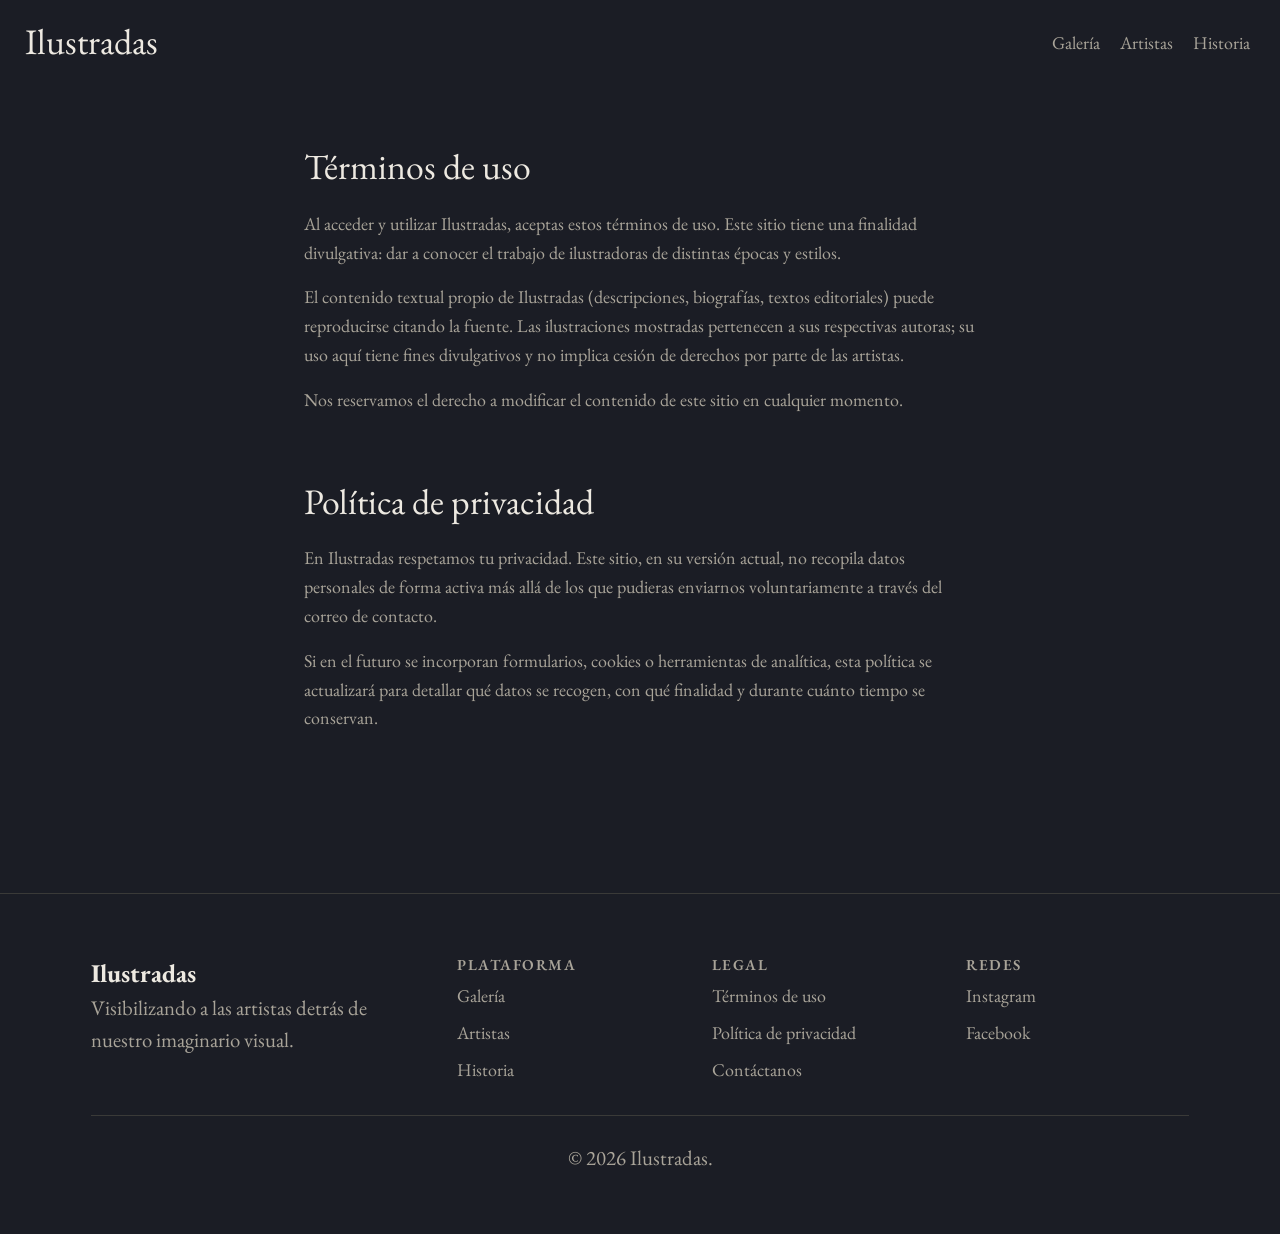
<file: legal.html>
<!DOCTYPE html>
<html lang="es">

<head>
    <meta charset="UTF-8">
    <meta name="viewport" content="width=device-width, initial-scale=1.0">
    <title>Legal — Ilustradas</title>

    <link rel="stylesheet" href="css/index.css">
    <script src="js/header.js" defer></script>

    <link rel="preconnect" href="https://fonts.googleapis.com">
    <link rel="preconnect" href="https://fonts.gstatic.com" crossorigin>
    <link href="https://fonts.googleapis.com/css2?family=EB+Garamond:ital,wght@0,400..800;1,400..800&display=swap"
        rel="stylesheet">
</head>

<body>

    <header class="Header">
        <h1 class="Header-h1">
            <a href="index.html" class="Header-a">Ilustradas</a>
        </h1>

        <button type="button" class="Header-toggle" id="headerToggle" aria-expanded="false" aria-controls="headerNav">
            Menú
        </button>

        <nav class="Header-nav" id="headerNav">
            <ul class="Nav-ul">
                <li class="Nav-li"><a href="galeria.html" class="Nav-a">Galería</a></li>
                <li class="Nav-li"><a href="artistas.html" class="Nav-a">Artistas</a></li>
                <li class="Nav-li"><a href="historia.html" class="Nav-a">Historia</a></li>
            </ul>
        </nav>
    </header>

    <main class="Legal-page">

        <section class="Legal-section" id="terminos">
            <h2>Términos de uso</h2>
            <p>Al acceder y utilizar Ilustradas, aceptas estos términos de uso. Este sitio tiene una finalidad
                divulgativa: dar a conocer el trabajo de ilustradoras de distintas épocas y estilos.</p>
            <p>El contenido textual propio de Ilustradas (descripciones, biografías, textos editoriales) puede
                reproducirse citando la fuente. Las ilustraciones mostradas pertenecen a sus respectivas autoras;
                su uso aquí tiene fines divulgativos y no implica cesión de derechos por parte de las artistas.</p>
            <p>Nos reservamos el derecho a modificar el contenido de este sitio en cualquier momento.</p>
            
        </section>

        <section class="Legal-section" id="privacidad">
            <h2>Política de privacidad</h2>
            <p>En Ilustradas respetamos tu privacidad. Este sitio, en su versión actual, no recopila datos
                personales de forma activa más allá de los que pudieras enviarnos voluntariamente a través del
                correo de contacto.</p>
            <p>Si en el futuro se incorporan formularios, cookies o herramientas de analítica, esta política se
                actualizará para detallar qué datos se recogen, con qué finalidad y durante cuánto tiempo se
                conservan.</p>
        </section>

    </main>

    <footer class="Footer">
        <div class="Footer-grid">

            <div class="Footer-column">
                <a class="Footer-brand" href="index.html">Ilustradas</a>
                <p class="Footer-p">Visibilizando a las artistas detrás de nuestro imaginario visual.</p>
            </div>

            <div class="Footer-column">
                <h2 class="Footer-h2">Plataforma</h2>
                <ul class="Footer-ul">
                    <li class="Footer-li"><a class="Footer-a" href="galeria.html">Galería</a></li>
                    <li class="Footer-li"><a class="Footer-a" href="artistas.html">Artistas</a></li>
                    <li class="Footer-li"><a class="Footer-a" href="historia.html">Historia</a></li>
                </ul>
            </div>

            <div class="Footer-column">
                <h2 class="Footer-h2">Legal</h2>
                <ul class="Footer-ul">
                    <li class="Footer-li"><a class="Footer-a" href="legal.html#terminos">Términos de uso</a></li>
                    <li class="Footer-li"><a class="Footer-a" href="legal.html#privacidad">Política de privacidad</a>
                    </li>
                    <li class="Footer-li"><a class="Footer-a" href="contacto.html">Contáctanos</a></li>
                </ul>
            </div>

            <div class="Footer-column">
                <h2 class="Footer-h2">Redes</h2>
                <ul class="Footer-ul">
                    <li class="Footer-li"><a class="Footer-a" href="https://www.instagram.com/" target="_blank"
                            rel="noopener noreferrer">Instagram</a></li>
                    <li class="Footer-li"><a class="Footer-a" href="https://www.facebook.com/" target="_blank"
                            rel="noopener noreferrer">Facebook</a></li>
                </ul>
            </div>

            <div class="Footer-copy">
                <p class="Footer-copy-p">© 2026 Ilustradas.</p>
            </div>

        </div>
    </footer>

</body>

</html>
</file>
<file: css/index.css>
:root {
    scroll-behavior: smooth;
    font-size: 100%;
    font-family: system-ui, sans-serif;

    /*Fondo*/
    --c-bg-primary: #1b1d25;
    --c-bg-secondary: #26282d;
    /*Tarjetas, sidebar, superficies elevadas*/

    /*Texto*/
    --c-f-primary: #EDE9E1;
    /*Títulos (h1, h2, h3)*/
    --c-f-secondary: #A9A499;
    /*Párrafos, texto de cuerpo, metadatos*/

    /* Bordes */
    --c-border: #3A3A38;
    --border-radius: 4px;
    /*Bordes, líneas divisorias, la línea de la timeline*/

    /* Acentos */
    --c-accent-primary: #C9A227;
    /*Enlaces, hover principal, elementos destacados*/
    --c-accent-secondary: #3A7D64;
    /*Estados activos, botones secundarios*/
    --c-accent-tertiary: #C1485B;
    /*Alertas suaves, hover de tarjetas, detalles puntuales*/

    /*Tipografía*/
    --fs-base: 1.125rem;
    --fs-p: 1.3rem;
    --fs-h3: clamp(1.1rem, 1.5vw, 1.4rem);
    --fs-h2: clamp(1.6rem, 2.8vw, 2.4rem);
    --fs-h1: clamp(2rem, 4vh, 3.2rem);

}

@media (min-width: 1600px) {
    :root {
        --fs-p: 1.5rem;
    }
}

* {
    margin: 0;
    padding: 0;
    border: 0;
    box-sizing: border-box;
}

li {
    list-style: none;
}

a {
    display: block;
    color: inherit;
    text-decoration: none;
}

p a {
    display: inline;
}

h1,
h2,
h3,
h4,
h5,
h6,
strong,
em,
mark,
pre,
code {
    font: inherit;
}

mark {
    background-color: transparent;
}

picture,
img,
video,
iframe {
    display: block;
    max-width: 100%;
    width: 100%;
    height: initial;
}

svg {
    display: block;
    width: initial;
    height: initial;
    fill: currentColor;
}


form,
input,
select,
option,
textarea,
label,
fieldset,
legend,
button {
    display: block;
    font: inherit;
    background-color: initial;
}

fieldset {
    border: none;
}

button,
label {
    cursor: pointer;
}

body {
    font-family: "EB Garamond", serif;
    background: var(--c-bg-primary);
    color: var(--c-f-secondary);
    font-size: var(--fs-base);
    line-height: 1.5;


}

h1,
h2,
h3 {
    color: var(--c-f-primary);
}

h1 {
    font-size: var(--fs-h1);
}

h2 {
    font-size: var(--fs-h2);
}

h3 {
    font-size: var(--fs-h3);
}

p {
    color: var(--c-f-secondary);
    line-height: 1.6;
    font-size: var(--fs-p);

}



/*Propiedades de la cabecera*/

.Header {
    width: 100%;
    background-color: var(--c-bg-primary);


    display: flex;
    flex-flow: row nowrap;
    justify-content: space-between;
    align-items: center;

    position: fixed;
    z-index: 1;



}

.Header-h1 {
    padding: 10px 20px 10px;
}

.Header-a {
    margin: 5px;
}

.Header-nav {
    display: flex;
    align-items: center;
    margin-right: 30px;
}

.Nav-ul {
    display: flex;
    flex-flow: row nowrap;
    justify-content: center;
    align-items: center;
    gap: 20px;
}

.Nav-li {
    display: flex;
    align-items: center;
}

.Nav-a {
    display: inline-block;
}

.Header-button {
    margin: 20px;
}



.Header-toggle {
    display: none;
    background: none;
    border: 1px solid var(--c-border);
    padding: 8px 16px;
    font-size: var(--fs-p);
    color: var(--c-text-primary);
    cursor: pointer;
    margin: 15px;
}

@media (max-width: 768px) {
    .Header-toggle {
        display: inline-block;
    }

    .Header-nav {
        position: absolute;
        top: 100%;
        right: 0;
        width: 220px;

        max-height: 0;
        overflow: hidden;

        background-color: var(--c-bg-primary);
        border: 1px solid var(--c-border);

        transition: max-height 0.3s ease;
    }

    .Header-nav.is-open {
        max-height: 400px;
    }

    .Nav-ul {
        flex-flow: column nowrap;
        align-items: flex-start;
        gap: 15px;
        padding: 20px;
    }
}


/*Propiedades del Landing*/

.Landing {
    width: 100%;
    min-height: 100vh;
    /* background-color: beige; */


    display: flex;
    flex-flow: column nowrap;
    justify-content: center;
    align-items: center;
    gap: 20px;
    text-align: center;

    position: relative;

    /* display: none; */

}

.Landing-img{
    width: 100%;
    height: 100%;
    object-fit: cover;
    object-position: center top;
    inset: 0;
    position: absolute;
    z-index: -2;
    opacity: 60%;
}



.Landing-h2 {
    width: 70%;
    color: var(--c-f-primary);
    text-shadow: 0 2px 12px rgba(0, 0, 0, 0.6);
}

.Landing-p {
    width: 60%;
    text-shadow: 0 1px 8px rgba(0, 0, 0, 0.6);
    background-color: rgba(27, 29, 37, 0.55);



}

.Landing-scroll-button {

    color: var(--c-f-primary);
    text-shadow: 0 1px 8px rgba(0, 0, 0, 0.6);
    letter-spacing: 0.5em;
    border: 1px solid var(--c-border);
    padding: 18px;
    font-weight: 600;
    background-color: var(--c-bg-secondary);

    text-transform: uppercase;
    
    display: flex;
    flex-flow: column nowrap;
    justify-content: center;
    align-items: center;

    position: absolute;
    bottom: 50px;
    left: 50%;
    transform: translate(-50%);
}


.Landing-scrollText {
    border-radius: var(--border-radius);
    animation: LandingScrollC 3s ease-in-out infinite;
}

@keyframes LandingScrollC {

    0%,
    100% {
        transform: scale(1);
        opacity: 0.5;
    }

    50% {
        transform: scale(0.8);
        opacity: 1;
    }
}
.Landing-scrollText:hover{
    background-color: var(--c-f-primary);
}



/*Propiedades del Grid*/

.Grid {
    width: 100%;
    min-height: 100vh;
    box-sizing: border-box;


    margin: auto;

    /* display: none; */

}

.Grid-h2 {

    padding: 10px;

}

.Grid-p {

    margin: 10px 20px;

}

.Grid-wrapper {
    width: 90%;
    max-width: 1600px;
    min-height: 90vh;


    margin: auto;

    display: grid;
    grid-template-columns: repeat(4, 1fr);
    gap: 20px;

}

.Grid-item {
    background-color: var(--c-accent-secondary);
    border-radius: var(--border-radius);
    

    position: relative;
    overflow: hidden;    
    cursor: pointer;
    
    transition: all 0.3s ease; 

}

.Grid-item:hover{
    transform: rotate(-1.5deg);
    box-shadow: 0 12px 28px rgba(0, 0, 0, 0.4);


}


.Grid-item-img{
    width: 100%;
    height: 100%;
    position: absolute;
    inset: 0;

    object-fit: cover;
    object-position: center;
    z-index: 0;
}
.Grid-item-img:hover{
    scale: 1.2;
}



.Grid-item::after{
    content: "";
    position: absolute;
    inset: auto 0 0 0;
    height: 65%;
    background: linear-gradient(to top, rgba(0, 0, 0, 0.8), transparent); /*Efecto buscado con IA*/
    z-index: 1;
    pointer-events: none;
}

.Grid-h3{
    position: absolute;
    left: 14px;
    bottom: 14px;
    z-index: 2;
    color: var(--c-f-primary);

}

.Grid-item--span2 {
    background-color: var(--c-accent-secondary);
    grid-column: span 2;
    border-radius: var(--border-radius);


}

.Grid-item--destacada {
    background-color: var(--c-accent-secondary);
    grid-column: span 2;
    grid-row: span 2;
    border-radius: var(--border-radius);

    

}



@media (max-width:960px) {
    .Grid-wrapper {
        grid-template-columns: repeat(2, 1fr);
    }
}


@media (max-width: 480px) {
    .Grid-wrapper {
        grid-template-columns: 1fr;
    }

    .Grid-item--span4 {
        grid-column: span 1;
        grid-row: span 1;
    }

    .Grid-item--span2 {
        grid-column: span 1;

    }


}

.Grid-a{
    background-color: var(--c-accent-primary);
    color: var(--c-bg-primary);

    width: 90%;

    margin: auto;
    margin-top: 15px;
    margin-bottom: 20px;
    padding: 10px 20px;

    display: flex;
    flex-flow: row nowrap;
    justify-content: center;
    align-items: center;

    border-radius: var(--border-radius);
    font-weight: 600;
    cursor: pointer;

    transition: background-color 0.5s ease, transform 0.2s ease;

}

.Grid-a:hover{
    background-color: var(--c-accent-tertiary);
    transform: translateY(-2px);
}


.History {
    width: 100%;
    min-height: 60vh;
    background-color: var(--c-bg-secondary);
    padding: 60px 0;

    display: flex;
    flex-flow: row nowrap;
    justify-content: center;
    align-items: center;

    /* display: none; */
}

.History-wrapper {
    width: 90%;
    max-width: 1600px;

    display: grid;
    grid-template-columns: repeat(2, 1fr);
    justify-content: center;
    align-items: center;
    gap: 40px;

}

.History-info {

    display: flex;
    flex-flow: column nowrap;
    justify-content: center;
    align-items: start;
    gap: 20px;

}

.History-h2 {
    color: var(--c-f-primary);

}

.History-p {
    color: var(--c-f-secondary);
}

.History-img {
    width: 100%;
    /* min-height: 320px; */
    /* object-fit: cover; */
    border-radius: var(--border-radius);
    background-color: var(--c-accent-secondary);
}

.History-button {
    background-color: var(--c-accent-primary);
    color: var(--c-bg-primary);
    padding: 10px 20px;
    border-radius: var(--border-radius);
    font-weight: 600;
    text-align: center;

    transition: background-color 0.5s ease, transform 0.2s ease;
}

.History-button:hover{
    background-color: var(--c-accent-tertiary);
    transform: translateY(-2px);
}

@media (max-width: 768px){
    .History-wrapper{
        grid-template-columns: 1fr;
    }
}



.Footer {
    width: 100%;
    padding: 60px 30px;

    display: flex;
    flex-flow: column nowrap;
    justify-content: center;
    align-items: center;
    gap: 40px;

    border-top: 1px solid var(--c-border);

}

.Footer-grid {
    width: 90%;
    max-width: 1200px;
    
    display: grid;
    grid-template-columns: 1.5fr repeat(3, 1fr);
    gap: 32px;

}

.Footer-column {
    display: flex;
    flex-flow: column nowrap;
    justify-content: start;
    align-items: start;

}

.Footer-brand {
    color: var(--c-f-primary);
    font-size: 1.6rem;
    font-weight: 700;

}

.Footer-p {
    color: var(--c-f-secondary);
    line-height: 1.5;

    
}

.Footer-h2{
    color: var(--c-f-secondary);
    font-size: 0.95rem;
    font-weight: 600;
    text-transform: uppercase;
    letter-spacing: 0.1em;
    margin-bottom: 5px;

}

.Footer-ul{
    display: flex;
    flex-flow: column nowrap;
    justify-content: start;
    align-items: start;
    gap: 10px;
}

.Footer-a{
    color: var(--c-f-secondary);
    transition: color 0.2s ease;
}
.Footer-a:hover{
    color: var(--c-accent-primary);
}

@media (max-width: 768px) {
    .Footer-grid {
        grid-template-columns: repeat(2, 1fr);

    }
}

@media (max-width: 480px) {
    .Footer-grid {
        grid-template-columns: 1fr;

    }

}
.Footer-copy{
    max-width: 1600px;
    padding-top: 25px;
    border-top: 1px solid var(--c-border);

    grid-column: 1/-1;
}
.Footer-copy-p{
    text-align: center;
}

/*   Página Legal (Términos + Privacidad, con anclas) */

.Legal-page {
    max-width: 720px;
    margin: 0 auto;
    padding: 140px 24px 100px;
}

.Legal-section {
    margin-bottom: 60px;
    scroll-margin-top: 140px;
}

.Legal-section h2 {
    margin-bottom: 16px;
}

.Legal-section p {
    margin-bottom: 16px;
    font-size: var(--fs-base);
}

.Legal-note {
    color: var(--c-accent-primary);
    font-size: 0.9rem;
}

/*Página de Contacto*/

.Contact-page {
    max-width: 640px;
    margin: 0 auto;
    padding: 140px 24px 100px;
    text-align: center;
}

.Contact-p {
    margin: 16px 0 40px;
}

.Contact-info {
    display: flex;
    flex-flow: column nowrap;
    align-items: center;
    gap: 20px;
}

.Contact-email {
    color: var(--c-accent-primary);
    font-size: var(--fs-h3);
    font-weight: 600;
    transition: color 0.2s ease;
}

.Contact-email:hover {
    color: var(--c-accent-tertiary);
}

.Contact-social {
    display: flex;
    gap: 20px;
}

.Contact-socialLink {
    color: var(--c-f-secondary);
    transition: color 0.2s ease;
}

.Contact-socialLink:hover {
    color: var(--c-accent-primary);
}


/*Hasta aqí CSS de la Landing page*/

/*CSS de la sección Galería FALTA MAQUETAR*/

.Carroussel{
    width: 80%;
    background-color: var(--c-bg-primary);
    margin: 0px auto 60px;
    padding: 80px 0 30px;

    position: relative;
    overflow: hidden;
}

.Carroussel-wrapper{
    width: 600%;
    /* min-height: 200px; */

    display: grid;
    grid-template-columns: repeat(6, 1fr);
    gap: 2px;

    transition: translate .4s ease;
}

.Carroussel-item{
    width: 100%;
    max-height: 90vh;
    overflow: hidden;
    
    display: flex;
    justify-content: center;
    align-items: center;


}
.Carroussel-img{
    max-width: 90%;
    max-height: 80vh;
    height: auto;
    display: block;

    background-color: var(--c-accent-secondary);

}

.Carroussel-arrow{
    padding: 8px 10px;

    background-color: var(--c-bg-secondary);
    color: var(--c-accent-primary);
    border-radius: var(--border-radius);
    opacity: 0.7;

    position: absolute;
    top: calc(50% - .5rem);
}

.Carroussel-arrow:hover{
    opacity: 1;
}

.Carroussel-arrow--prev{
  left: 0;
}
.Carroussel-arrow--next{
  right: 0;
  
}

.Carroussel-ul{
    width: 100%;

    display: flex;
    flex-flow: row nowrap;
    justify-content: center;
    align-content: center;
    gap: 1rem;

    position: absolute;
    bottom: 0;


}
.Carroussel-li{

}

.Carroussel-dot{
    width: 1rem;
    height: 1rem;
    background-color: var(--c-accent-secondary);
    border-radius: var(--border-radius);

}

.Carroussel-dot:hover{
    background-color: var(--c-accent-primary);
}

.Carroussel-dot.is-active{
    background-color: var(--c-accent-primary);
}

/*CSS de la sección Galería FALTA MAQUETAR*/

.Artist-directory{
    width: 90%;
    max-width: 1600px;
    margin: auto;
    padding: 140px 20px;

    display: grid;
    grid-template-columns: 240px minmax(0, 1fr);
    justify-content: start;
    align-items: start;
    gap: 40px;
}

.Artist-list{
    position: sticky;
    top: 25px;

}
.Artist-list-ul{
    display: flex;
    flex-flow: column nowrap;
    justify-content: start;
    align-items: start;
    gap: 4px;
    
}

.Artist-list-button{
    width: 100%;
    color: var(--c-f-secondary);
    font-size: 1rem;
    text-align: left;
    padding: 10px 14px;


    border-radius: var(--border-radius);
    cursor: pointer;

    transition: all 0.2s ease;
}

.Artist-list-button:hover{
    background-color: var(--c-bg-secondary);
    color: var(--c-f-primary);
}

.Artist-list-button.is-active{
    background-color: var(--c-accent-primary);
    color: var(--c-bg-primary);
    font-weight: 550;
}

.Artist-list-button:focus-visible{
    outline: 2px solid var(--c-accent-primary);
    outline-offset: 2px;
}

/*Panel de detalle de las artistas*/

.Artist-detail{
    background-color: var(--c-bg-secondary);
    border: 1px solid var(--c-border);
    border-radius: var(--border-radius);
    padding: 25px;

    display: grid;
    grid-template-columns: minmax(240px, 0.9fr) minmax(0 , 1fr);
    gap: 32px;

}

.Artist-detail-img{
    width: 100%;
    /* min-height: 280px;
    object-fit: cover; */
    background-color: var(--c-accent-secondary);
    border-radius: var(--border-radius);

}
.Artist-detail-bio{
    display: flex;
    flex-flow: column;
    justify-content: space-between;
    align-items: start;
    gap: 10px;
}
.Artist-detail-name{
    color: var(--c-f-primary);

}
.Artist-detail-p{
    color: var(--c-f-secondary);

}
.Artist-detail-a{
    color: var(--c-accent-primary);
    width: fit-content;
    transition: all 0.3s ease ;

}
.Artist-detail-a:hover{
    color: var(--c-accent-tertiary);
    outline-offset: 2px;
}
.Artist-detail-a:focus-visible{
    outline: 2px solid var(--c-accent-primary);
    outline-offset: 2px;
}

/*Responsive sección Artistas*/

@media (max-width: 900px){
    .Artist-directory{
        grid-template-columns: 1fr;
    }
  

    .Artist-list{
        position: relative;
        top: 0;
    }
    .Artist-list-ul{
        flex-flow: row wrap;
    }
    .Artist-detail{
        grid-template-columns: 1fr;
    }
}

@media (max-width:480px){
    .Artist-detail-works{
        grid-template-columns: 1fr;
    }
}


/*Hasta aquí CSS de la sección Artistas*/


/*CSS de la sección Historia FALTA MAQUETAR*/



.Chronology{
    padding: 140px 24px 100px;
}

.Chronology-header{
    max-width: 640px;
    margin: 0 auto 64px;
    text-align: center;
}

.Chronology-label{
    color: var(--c-f-primary);
    letter-spacing: 0.18em;
    font-size: 0.8rem;
    font-weight: 700;


}
.Chronology-h1{
    color: var(--c-f-primary);

}

/*Línea de tiempo*/

.Chronology-timeline{
    max-width: 1200px;
    margin: auto;
    position: relative;

}
.Chronology-rail{
    width: 2px;
    background: linear-gradient(180deg,
        var(--c-accent-tertiary),
        var(--c-accent-secondary),
        var(--c-accent-primary)
        );

    position: absolute;
    top: 0;
    bottom: 0;
    left: 50%;

    transform: translateX(-50%) ;

}
.Chronology-item{
    display: grid;
    grid-template-columns: 1fr auto 1fr;
    justify-content: center;
    align-items: center;
    gap: 30px;
    padding: 32px 0;

    position: relative;

}

/* Orden por defecto (is-left): año | punto | contenido */
.Chronology-year{
    color: var(--c-f-primary);
    text-align: right;
    font-weight: 600;
    font-size: clamp(1.8rem, 3vw, 2.6rem);
    
}

/* is-right invierte el orden visual: contenido | punto | año*/

.Chronology-item.is-right .Chronology-year{
    order: 3;

}
.Chronology-item.is-right .Chronology-dot{
    order: 2;

}
.Chronology-item.is-right .Chronology-content{
    order: 1;

}

.Chronology-dot{
    width: 16px;
    height: 16px;
    border-radius: var(--border-radius);
    box-shadow: 0 0 0 6px var(--c-bg-primary);

    position: relative;

}

.Chronology-content{
    width: 100%;
    text-align: left;
    padding: 20px;
    background-color: var(--c-bg-secondary);
    border: 1px solid var(--c-border);
    border-radius: var(--border-radius);
    
    cursor: pointer;
    
    transition: transform 0.4s ease, 
                box-shadow 0.4s ease,
                border-color 0.4s ease;

}

.Chronology-content:hover{
    transform: translateY(-4px);
    box-shadow: 0 14px 32px rgba(0, 0, 0, 0.4);
    border-color: var(--c-accent-primary);
}

.Chronology-content:focus-visible{
    outline: 2px solid var(--c-accent-primary);
    outline-offset: 3px;
}

.Chronology-img{
    width: 100%;
    height: 160px;
    object-fit: cover;
    border-radius: 10px;
    margin-bottom: 14px;
    background: var(--c-bg-primary);

}
.Chronology-h2{
    color: var(--c-f-primary);
    font-size: 1.2rem;
    margin-bottom: 8px;

}
.Chronology-p{
    color: var(--c-f-secondary);
    line-height: 1.6;

}

/* ---- Responsive: en móvil, todo a una columna (Hecho con ayuda de IA---- */

@media (max-width: 720px){
    .Chronology-rail{
        left: 20px;
    }

    .Chronology-item{
        grid-template-columns: 1fr;
        gap: 12px;
        padding-left: 44px;

    }

    .Chronology-item.is-right .Chronology-year,
    .Chronology-item.is-right .Chronology-dot,
    .Chronology-item.is-right .Chronology-content {
        order: initial;
    }

    .Chronology-year,
    .Chronology-item.is-right .Chronology-year {
        text-align: left;
    }

    .Chronology-dot {
        position: absolute;
        left: -32px;
        top: 8px;
    }


}
</file>
